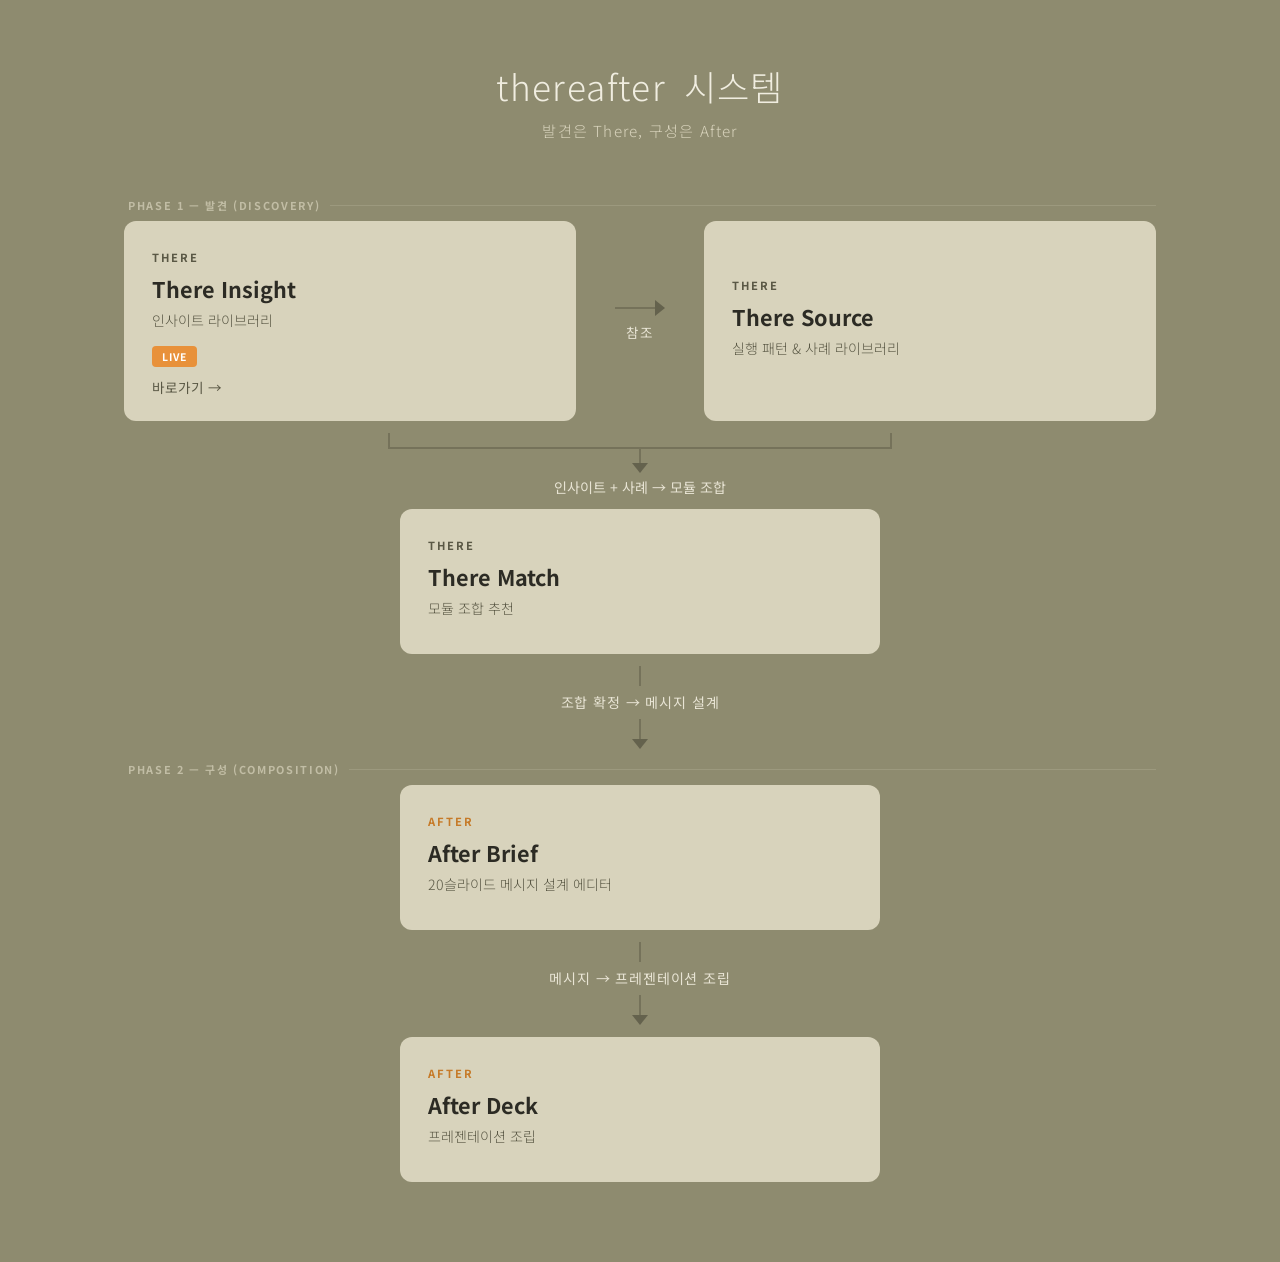
<file: system-hub.html>
<!DOCTYPE html>
<html lang="ko">
<head>
<meta charset="UTF-8">
<meta name="viewport" content="width=device-width, initial-scale=1.0">
<title>thereafter 시스템</title>
<style>
  @import url('https://fonts.googleapis.com/css2?family=Noto+Sans+KR:wght@300;400;500;700&family=Cormorant+Garamond:ital,wght@0,400;0,600;1,400&display=swap');

  :root {
    --bg: #8E8B6F;
    --card-bg: #D8D3BC;
    --card-bg-hover: #E0DCCA;
    --text-dark: #2C2B24;
    --text-mid: #5A5845;
    --text-light: #7A7862;
    --accent-orange: #E8913A;
    --accent-green: #6B8F5E;
    --there-color: #5A5845;
    --after-color: #C67A28;
    --flow-line: #6B6952;
    --flow-arrow: #5A5845;
  }

  * { margin: 0; padding: 0; box-sizing: border-box; }

  body {
    background: var(--bg);
    font-family: 'Noto Sans KR', sans-serif;
    color: var(--text-dark);
    min-height: 100vh;
    overflow-x: hidden;
  }

  .container {
    max-width: 1080px;
    margin: 0 auto;
    padding: 60px 24px 80px;
  }

  /* Header */
  .header {
    text-align: center;
    margin-bottom: 56px;
  }

  .header h1 {
    font-family: 'Noto Sans KR', sans-serif;
    font-size: 2.2rem;
    font-weight: 300;
    font-style: normal;
    color: #F0EDE0;
    letter-spacing: 0.04em;
    margin-bottom: 8px;
  }

  .header h1 span {
    font-weight: 300;
    margin-left: 6px;
  }

  .header .subtitle {
    font-size: 0.95rem;
    font-weight: 300;
    color: #D8D3BC;
    letter-spacing: 0.08em;
  }

  /* Process Layout */
  .process-layout {
    display: flex;
    flex-direction: column;
    gap: 0;
  }

  /* Row */
  .card-row {
    display: flex;
    gap: 24px;
    justify-content: center;
  }

  .card-row.single {
    justify-content: flex-start;
  }

  /* Card */
  .card {
    background: var(--card-bg);
    border-radius: 12px;
    padding: 28px 28px 24px;
    flex: 1;
    max-width: 480px;
    min-height: 140px;
    position: relative;
    transition: all 0.3s ease;
    display: flex;
    flex-direction: column;
    justify-content: center;
  }

  a.card {
    text-decoration: none;
    color: inherit;
    cursor: pointer;
  }

  .card:hover {
    background: var(--card-bg-hover);
    transform: translateY(-2px);
    box-shadow: 0 8px 24px rgba(0,0,0,0.12);
  }

  .card .label {
    font-size: 0.7rem;
    font-weight: 700;
    letter-spacing: 0.18em;
    text-transform: uppercase;
    margin-bottom: 8px;
  }

  .card .label.there { color: var(--there-color); }
  .card .label.after { color: var(--after-color); }

  .card .title {
    font-size: 1.35rem;
    font-weight: 700;
    color: var(--text-dark);
    margin-bottom: 6px;
  }

  .card .desc {
    font-size: 0.88rem;
    font-weight: 300;
    color: var(--text-mid);
    margin-bottom: 12px;
  }

  .badge-live {
    display: inline-block;
    background: var(--accent-orange);
    color: #fff;
    font-size: 0.65rem;
    font-weight: 700;
    letter-spacing: 0.1em;
    padding: 3px 10px;
    border-radius: 4px;
    margin-bottom: 10px;
  }

  .card .link {
    font-size: 0.85rem;
    font-weight: 400;
    color: var(--text-mid);
    text-decoration: none;
    transition: color 0.2s;
  }

  .card .link:hover {
    color: var(--text-dark);
  }

  /* Process Flow Connector */
  .flow-connector {
    display: flex;
    align-items: center;
    justify-content: center;
    padding: 20px 0;
    position: relative;
  }

  .flow-connector.horizontal {
    flex-direction: row;
    gap: 0;
    padding: 16px 40px;
  }

  /* Vertical arrow between rows */
  .flow-vertical {
    display: flex;
    flex-direction: column;
    align-items: center;
    justify-content: center;
    padding: 12px 0;
  }

  .flow-vertical .flow-line {
    width: 2px;
    height: 20px;
    background: var(--flow-line);
    opacity: 0.7;
  }

  .flow-vertical .flow-arrow {
    width: 0;
    height: 0;
    border-left: 8px solid transparent;
    border-right: 8px solid transparent;
    border-top: 10px solid var(--flow-arrow);
    opacity: 0.8;
  }

  .flow-vertical .flow-label {
    font-size: 0.88rem;
    font-weight: 400;
    color: #E8E4D4;
    letter-spacing: 0.06em;
    margin: 6px 0;
    text-align: center;
    line-height: 1.5;
  }

  /* Horizontal flow between cards in same row */
  .flow-horizontal {
    display: flex;
    flex-direction: column;
    align-items: center;
    justify-content: center;
    width: 80px;
    flex-shrink: 0;
  }

  .flow-horizontal .flow-h-line {
    display: flex;
    align-items: center;
    gap: 0;
  }

  .flow-horizontal .line {
    width: 40px;
    height: 2px;
    background: var(--flow-line);
    opacity: 0.7;
  }

  .flow-horizontal .arrow-right {
    width: 0;
    height: 0;
    border-top: 8px solid transparent;
    border-bottom: 8px solid transparent;
    border-left: 10px solid var(--flow-arrow);
    opacity: 0.8;
  }

  .flow-horizontal .flow-label {
    font-size: 0.85rem;
    font-weight: 400;
    color: #E8E4D4;
    letter-spacing: 0.04em;
    margin-top: 6px;
    text-align: center;
    white-space: nowrap;
  }

  /* Split flow (1 → 2) */
  .flow-split {
    display: flex;
    align-items: flex-start;
    justify-content: center;
    padding: 12px 0;
    position: relative;
    height: 60px;
  }

  .flow-split .split-center {
    display: flex;
    flex-direction: column;
    align-items: center;
  }

  .flow-split .split-line-v {
    width: 2px;
    height: 14px;
    background: var(--flow-line);
    opacity: 0.5;
  }

  .flow-split .split-line-h {
    width: 504px;
    height: 2px;
    background: var(--flow-line);
    opacity: 0.5;
  }

  .flow-split .split-branches {
    display: flex;
    justify-content: space-between;
    width: 504px;
  }

  .flow-split .branch {
    display: flex;
    flex-direction: column;
    align-items: center;
  }

  .flow-split .branch .branch-line {
    width: 2px;
    height: 14px;
    background: var(--flow-line);
    opacity: 0.5;
  }

  .flow-split .branch .branch-arrow {
    width: 0;
    height: 0;
    border-left: 6px solid transparent;
    border-right: 6px solid transparent;
    border-top: 8px solid var(--flow-arrow);
    opacity: 0.6;
  }

  .flow-split .split-label {
    font-size: 0.72rem;
    font-weight: 400;
    color: #D8D3BC;
    letter-spacing: 0.06em;
    margin-top: 4px;
  }

  /* Merge flow (2 → 1) */
  .flow-merge {
    display: flex;
    flex-direction: column;
    align-items: center;
    padding: 12px 0;
    position: relative;
  }

  .flow-merge .merge-branches {
    display: flex;
    justify-content: space-between;
    width: 504px;
  }

  .flow-merge .merge-branch {
    display: flex;
    flex-direction: column;
    align-items: center;
  }

  .flow-merge .merge-branch .merge-line-up {
    width: 2px;
    height: 14px;
    background: var(--flow-line);
    opacity: 0.7;
  }

  .flow-merge .merge-line-h {
    width: 504px;
    height: 2px;
    background: var(--flow-line);
    opacity: 0.7;
  }

  .flow-merge .merge-center {
    display: flex;
    flex-direction: column;
    align-items: center;
  }

  .flow-merge .merge-line-down {
    width: 2px;
    height: 14px;
    background: var(--flow-line);
    opacity: 0.7;
  }

  .flow-merge .merge-arrow {
    width: 0;
    height: 0;
    border-left: 8px solid transparent;
    border-right: 8px solid transparent;
    border-top: 10px solid var(--flow-arrow);
    opacity: 0.8;
  }

  .flow-merge .merge-label {
    font-size: 0.88rem;
    font-weight: 400;
    color: #E8E4D4;
    margin-top: 4px;
  }

  /* Phase Labels */
  .phase-label {
    display: flex;
    align-items: center;
    gap: 10px;
    margin-bottom: 8px;
    padding-left: 4px;
  }

  .phase-label .phase-tag {
    font-size: 0.68rem;
    font-weight: 700;
    letter-spacing: 0.15em;
    text-transform: uppercase;
    color: #D8D3BC;
    opacity: 0.7;
  }

  .phase-label .phase-line {
    flex: 1;
    height: 1px;
    background: #D8D3BC;
    opacity: 0.2;
  }

  /* Animation */
  .card, .flow-vertical, .flow-split, .flow-merge, .phase-label {
    opacity: 0;
    transform: translateY(16px);
    animation: fadeUp 0.5s ease forwards;
  }

  @keyframes fadeUp {
    to { opacity: 1; transform: translateY(0); }
  }

  .card:nth-child(1) { animation-delay: 0.1s; }

  .process-layout > *:nth-child(1) { animation-delay: 0.05s; }
  .process-layout > *:nth-child(2) { animation-delay: 0.15s; }
  .process-layout > *:nth-child(3) { animation-delay: 0.25s; }
  .process-layout > *:nth-child(4) { animation-delay: 0.35s; }
  .process-layout > *:nth-child(5) { animation-delay: 0.45s; }
  .process-layout > *:nth-child(6) { animation-delay: 0.55s; }
  .process-layout > *:nth-child(7) { animation-delay: 0.65s; }
  .process-layout > *:nth-child(8) { animation-delay: 0.75s; }
  .process-layout > *:nth-child(9) { animation-delay: 0.85s; }
  .process-layout > *:nth-child(10) { animation-delay: 0.95s; }
  .process-layout > *:nth-child(11) { animation-delay: 1.05s; }

  /* Responsive */
  @media (max-width: 768px) {
    .card-row { flex-direction: column; align-items: center; }
    .card { max-width: 100%; }
    .flow-horizontal { 
      width: auto; 
      flex-direction: column;
      align-items: center;
      padding: 12px 0;
    }
    .flow-horizontal .flow-h-line {
      flex-direction: column;
      align-items: center;
    }
    .flow-horizontal .line {
      width: 2px;
      height: 20px;
    }
    .flow-horizontal .arrow-right {
      border-top: none;
      border-bottom: none;
      border-left: none;
      border-right: none;
      border-left: 8px solid transparent;
      border-right: 8px solid transparent;
      border-top: 10px solid var(--flow-arrow);
    }
    .flow-horizontal .flow-label {
      writing-mode: horizontal-tb;
      margin-top: 6px;
    }
    .flow-split .split-line-h,
    .flow-split .split-branches,
    .flow-merge .merge-branches,
    .flow-merge .merge-line-h { width: 280px; }
  }
</style>
</head>
<body>

<div class="container">
  <!-- Header -->
  <div class="header">
    <h1>thereafter <span>시스템</span></h1>
    <p class="subtitle">발견은 There, 구성은 After</p>
  </div>

  <div class="process-layout">

    <!-- Phase 1: 발견 -->
    <div class="phase-label">
      <span class="phase-tag">Phase 1 — 발견 (Discovery)</span>
      <span class="phase-line"></span>
    </div>

    <!-- Row 1: There Insight ← → There Source -->
    <div class="card-row">
      <a href="https://thereafter-kr.github.io/there-insight/" class="card">
        <div class="label there">THERE</div>
        <div class="title">There Insight</div>
        <div class="desc">인사이트 라이브러리</div>
        <div><span class="badge-live">LIVE</span></div>
        <span class="link">바로가기 →</span>
      </a>

      <div class="flow-horizontal">
        <div class="flow-h-line">
          <span class="line"></span>
          <span class="arrow-right"></span>
        </div>
        <div class="flow-label">참조</div>
      </div>

      <a href="https://thereafter-kr.github.io/there-source/" class="card">
        <div class="label there">THERE</div>
        <div class="title">There Source</div>
        <div class="desc">실행 패턴 & 사례 라이브러리</div>
      </a>
    </div>

    <!-- Flow: Row 1 → Row 2 (merge then down) -->
    <div class="flow-merge">
      <div class="merge-branches">
        <div class="merge-branch"><div class="merge-line-up"></div></div>
        <div class="merge-branch"><div class="merge-line-up"></div></div>
      </div>
      <div class="merge-line-h"></div>
      <div class="merge-center">
        <div class="merge-line-down"></div>
        <div class="merge-arrow"></div>
      </div>
      <div class="merge-label">인사이트 + 사례 → 모듈 조합</div>
    </div>

    <!-- Row 2: There Match (center) -->
    <div class="card-row" style="justify-content: center;">
      <a href="https://thereafter-kr.github.io/there-match/" class="card" style="max-width: 480px;">
        <div class="label there">THERE</div>
        <div class="title">There Match</div>
        <div class="desc">모듈 조합 추천</div>
      </a>
    </div>

    <!-- Flow: Row 2 → Phase 2 -->
    <div class="flow-vertical">
      <div class="flow-line"></div>
      <div class="flow-label">조합 확정 → 메시지 설계</div>
      <div class="flow-line"></div>
      <div class="flow-arrow"></div>
    </div>

    <!-- Phase 2: 실행 -->
    <div class="phase-label">
      <span class="phase-tag">Phase 2 — 구성 (Composition)</span>
      <span class="phase-line"></span>
    </div>

    <!-- Row 3: After Brief -->
    <div class="card-row" style="justify-content: center;">
      <a href="https://thereafter-kr.github.io/after-brief/" class="card" style="max-width: 480px;">
        <div class="label after">AFTER</div>
        <div class="title">After Brief</div>
        <div class="desc">20슬라이드 메시지 설계 에디터</div>
      </a>
    </div>

    <!-- Flow: Row 3 → Row 4 -->
    <div class="flow-vertical">
      <div class="flow-line"></div>
      <div class="flow-label">메시지 → 프레젠테이션 조립</div>
      <div class="flow-line"></div>
      <div class="flow-arrow"></div>
    </div>

    <!-- Row 4: After Deck -->
    <div class="card-row" style="justify-content: center;">
      <div class="card" style="max-width: 480px; opacity: 0.7; cursor: default;">
        <div class="label after">AFTER</div>
        <div class="title">After Deck</div>
        <div class="desc">프레젠테이션 조립</div>
      </div>
    </div>

  </div>
</div>

</body>
</html>
</file>
